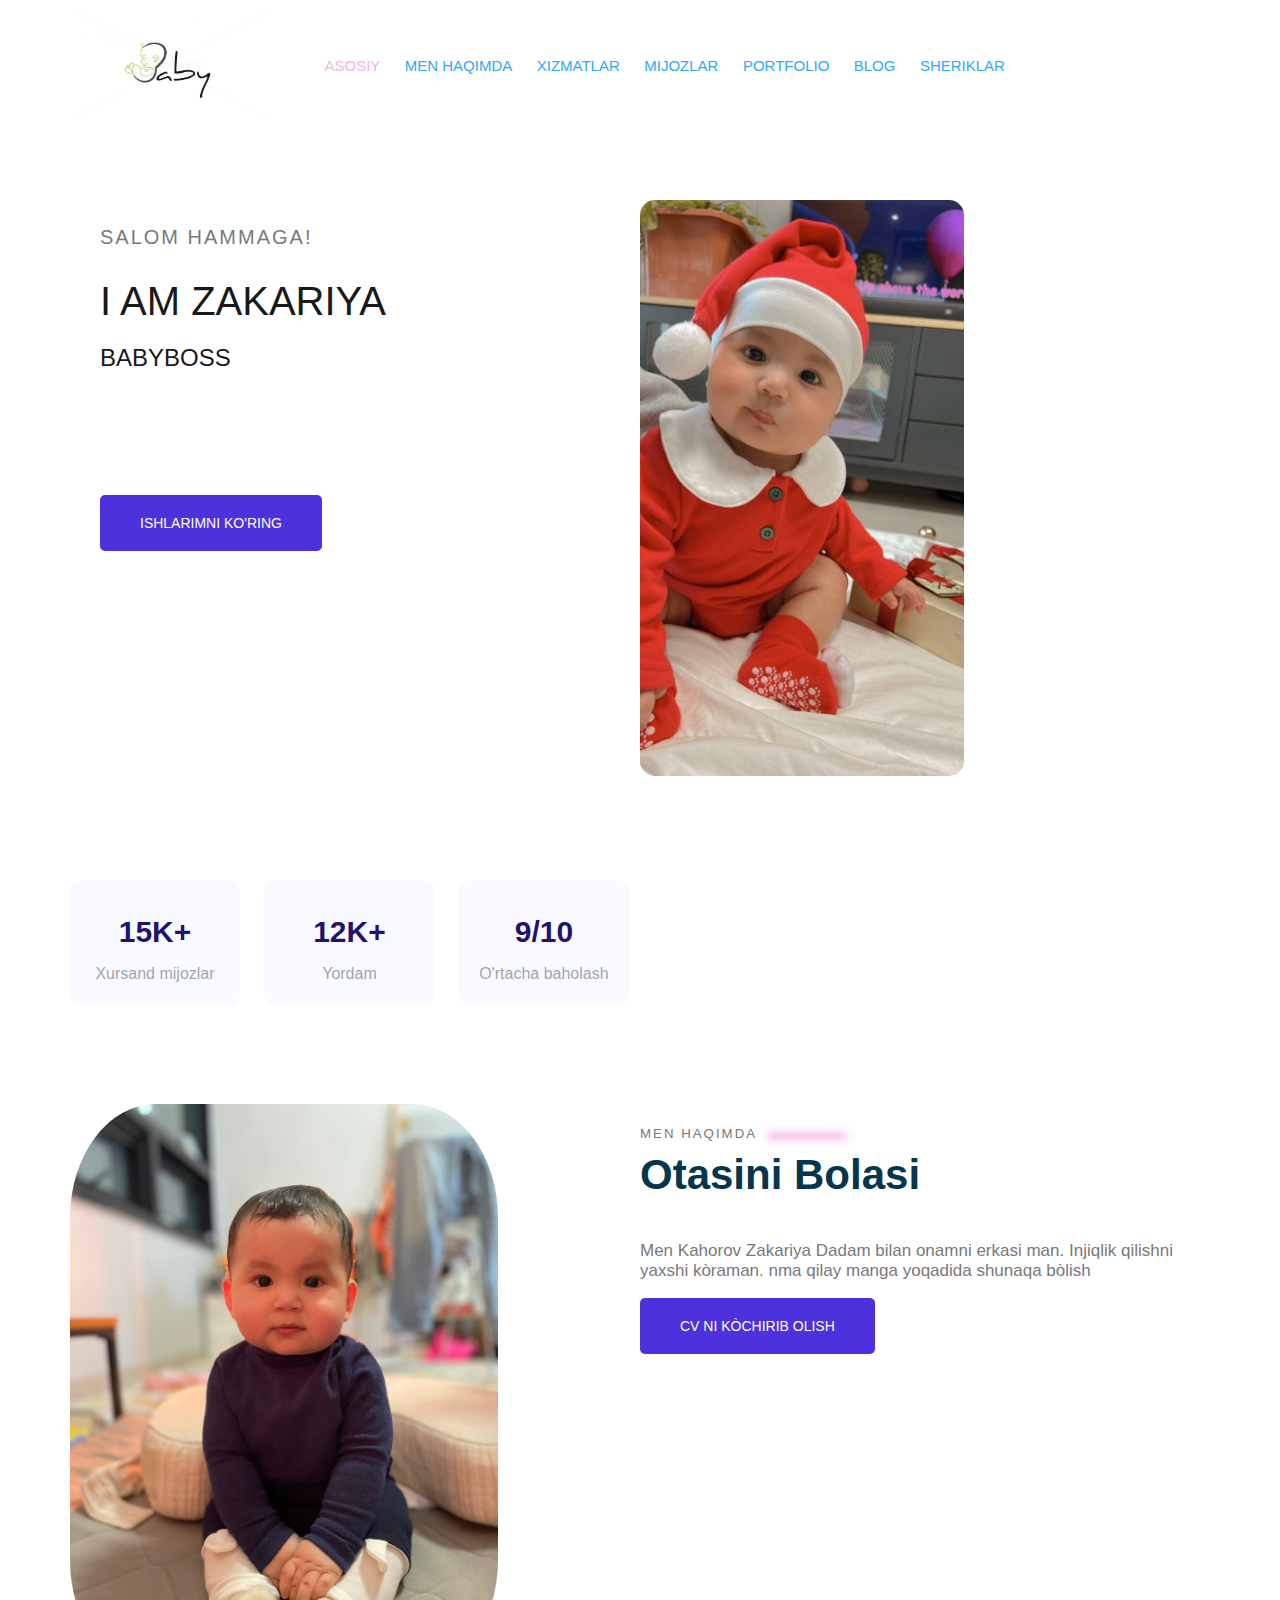
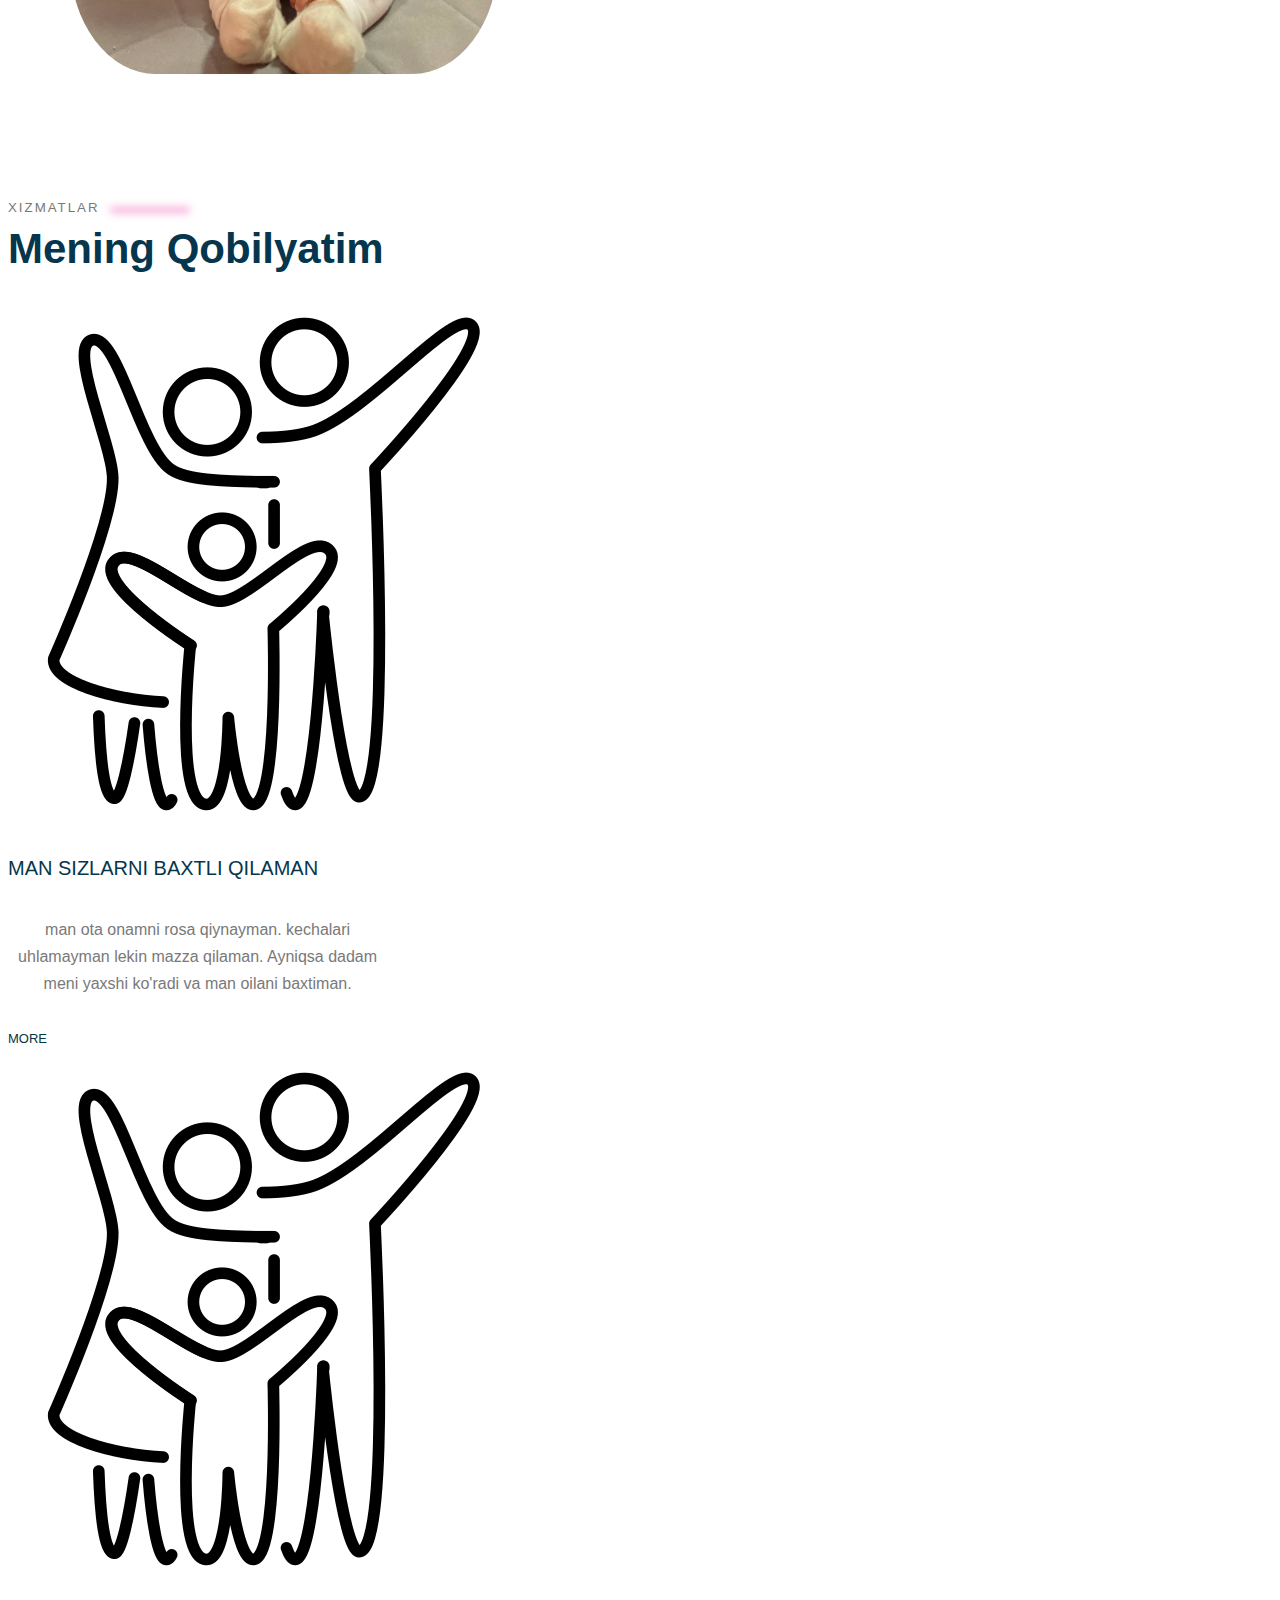
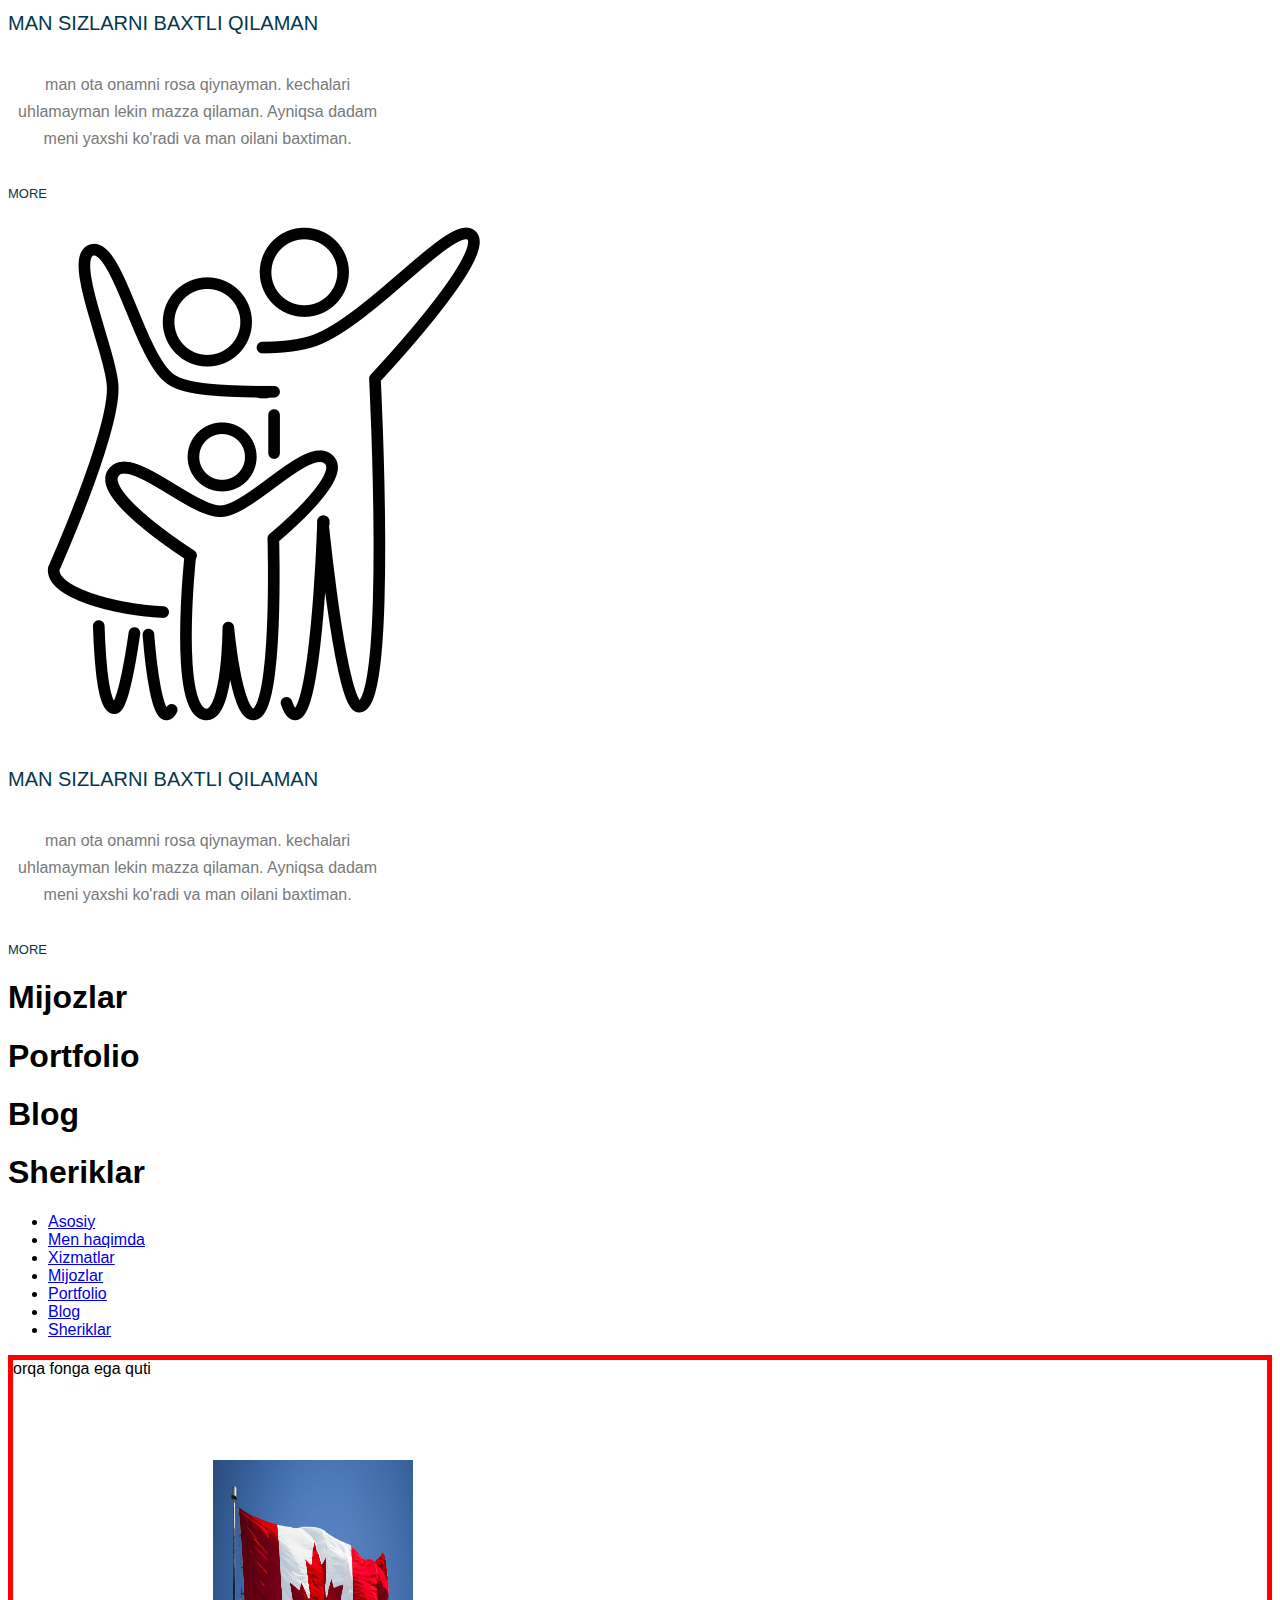
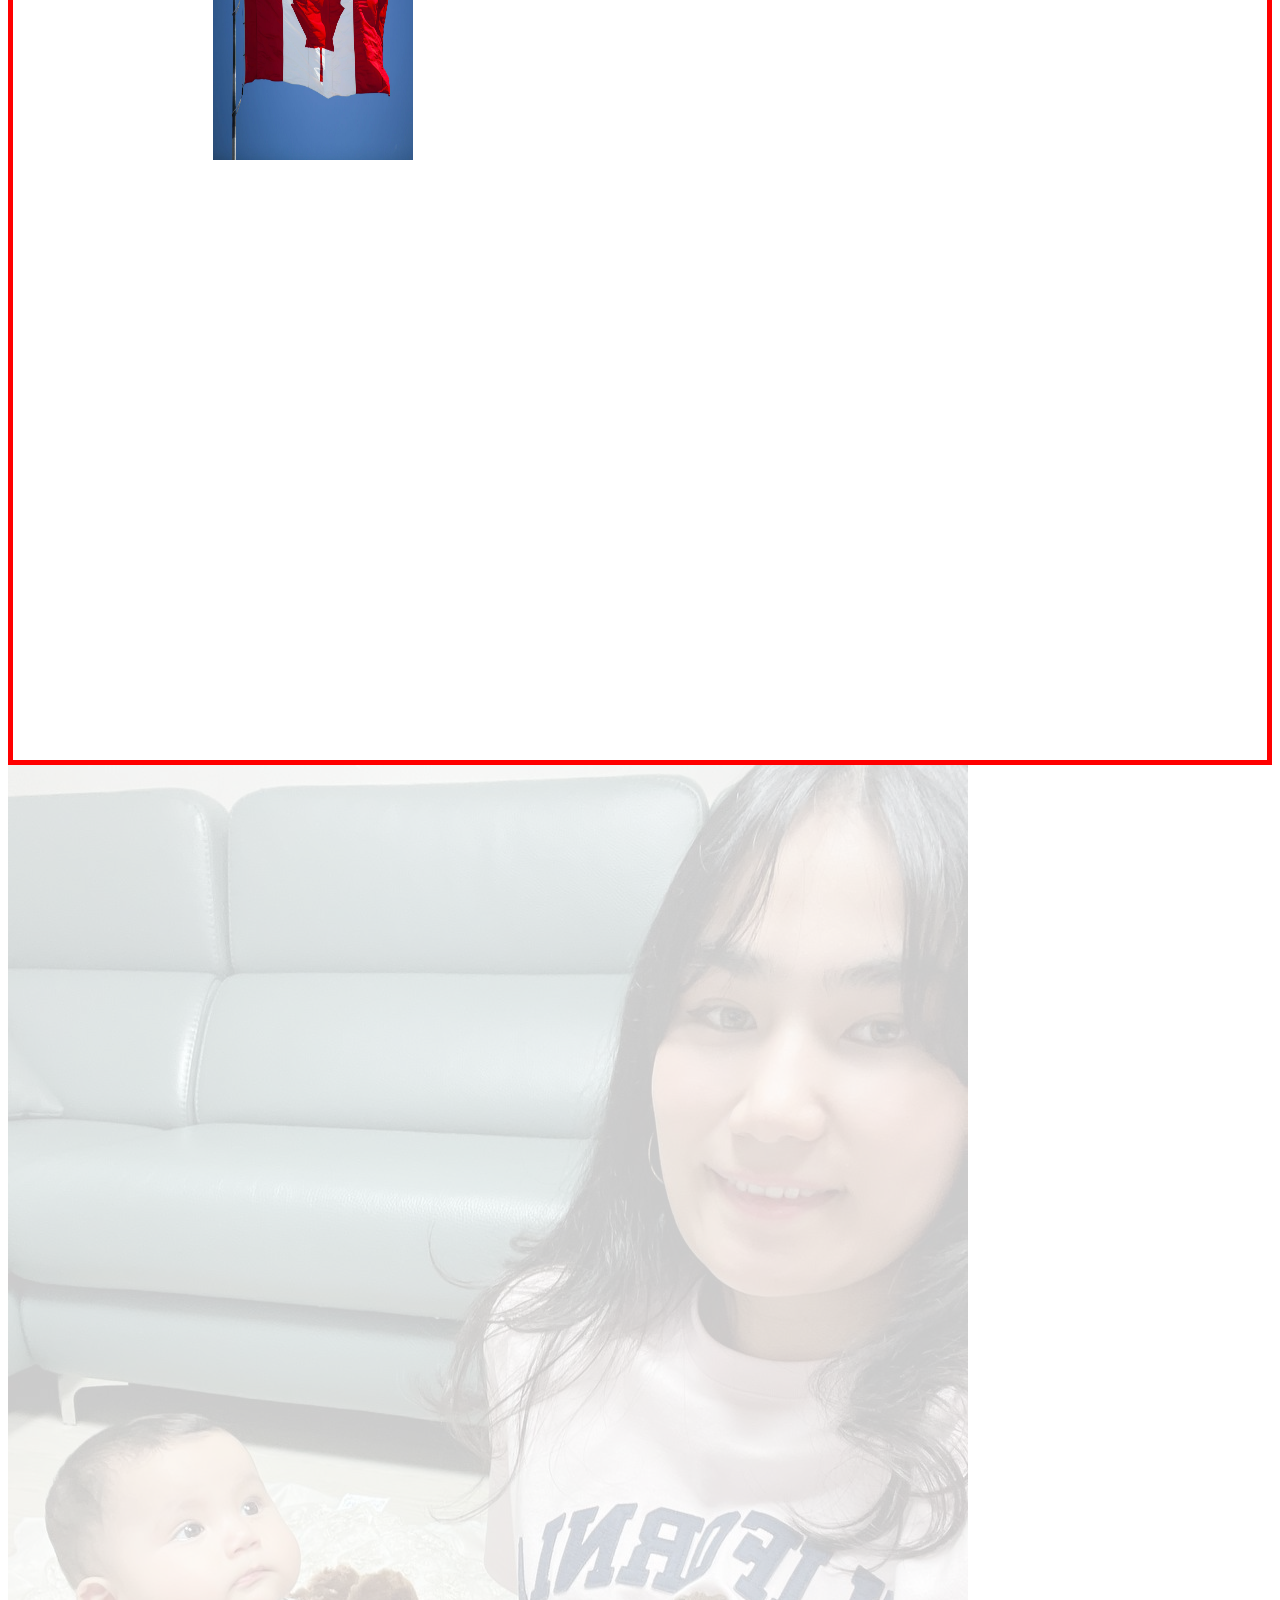
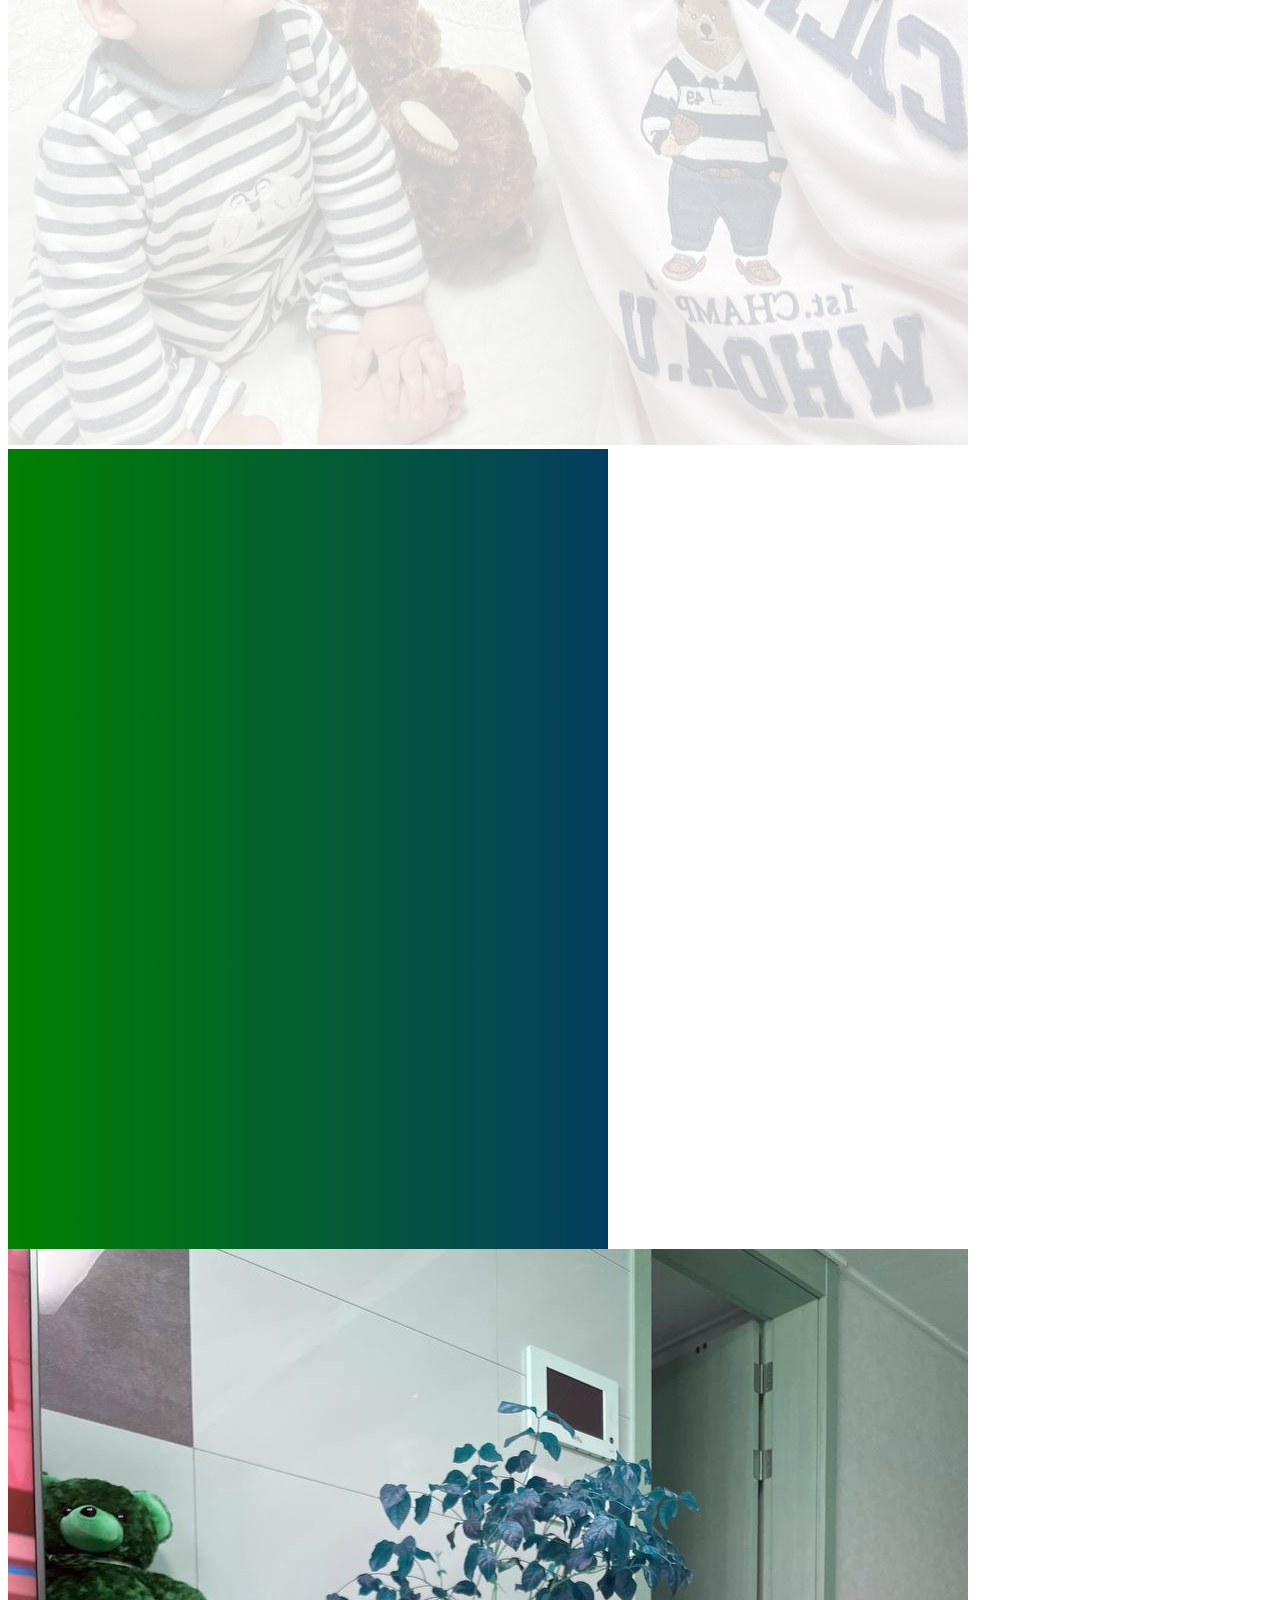
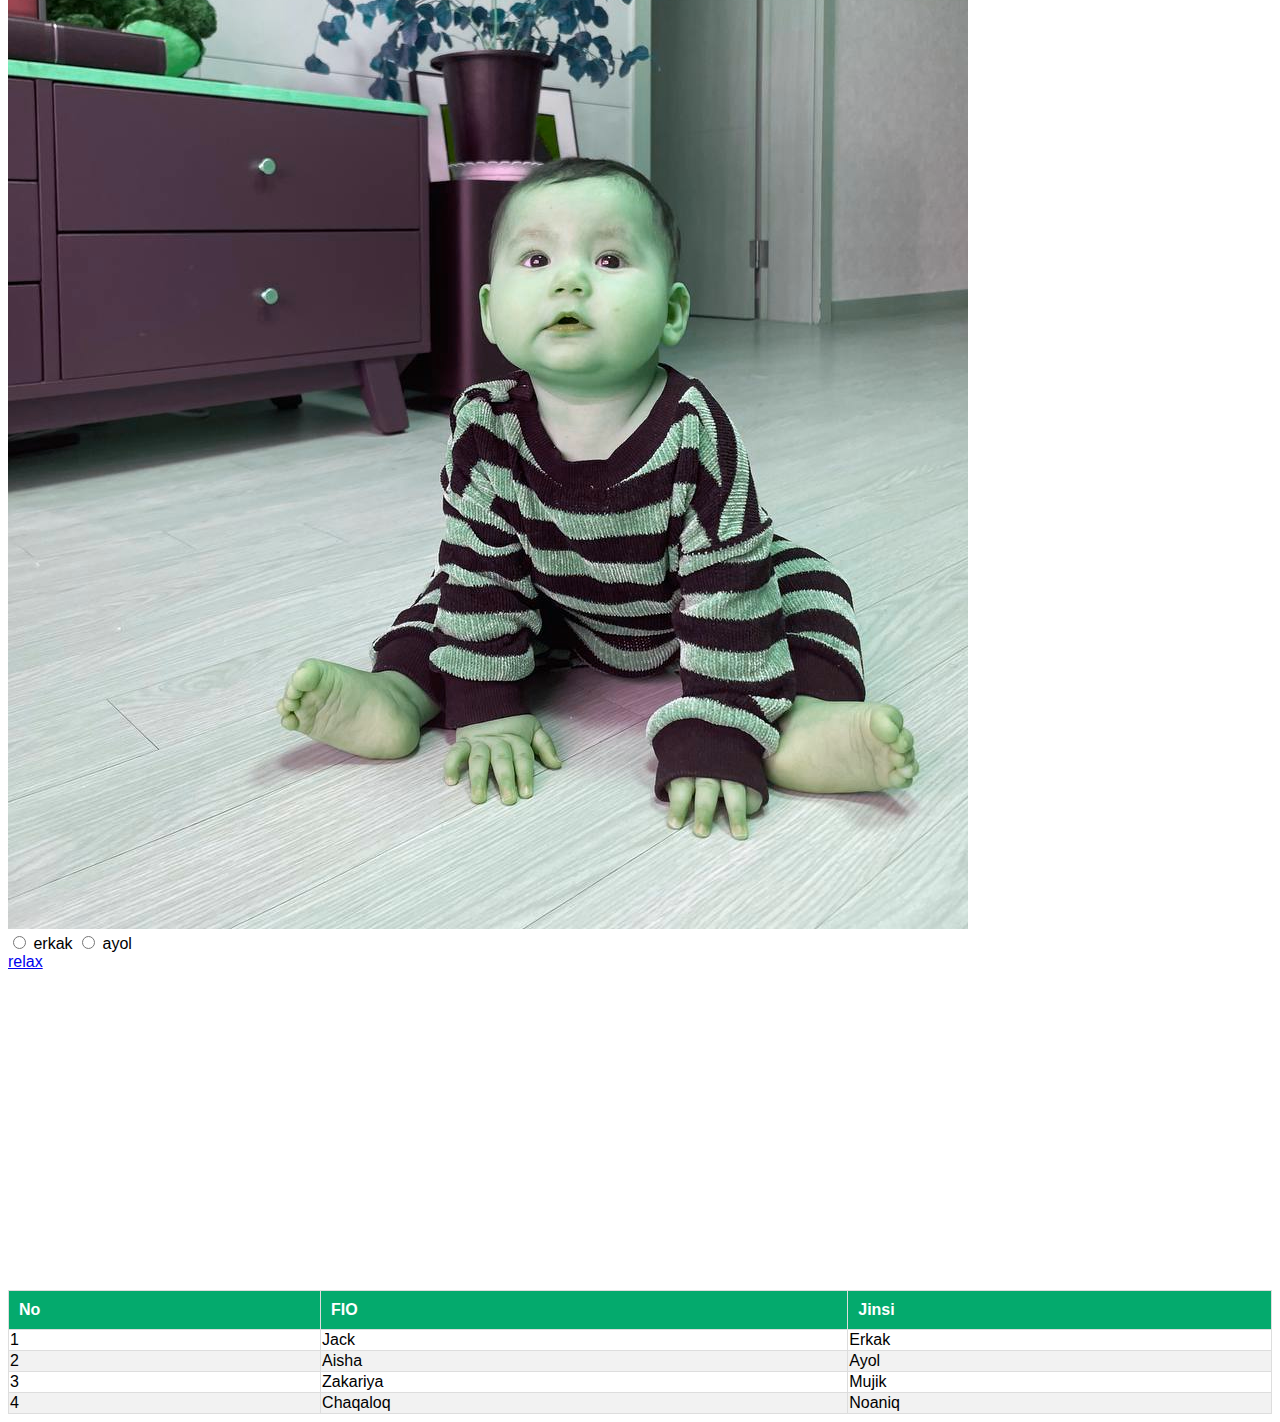
<file: loyiha2.html>
<!DOCTYPE html>
<html>
  <head>
    <title>portfolio 2</title>
    <link rel="icon" type="image/x-icon" href="photo/logo.jpg" />
    <link rel="stylesheet" href="./css/alpha.css" />
    <link
      rel="stylesheet"
      href="https://cdnjs.cloudflare.com/ajax/libs/font-awesome/6.5.1/css/all.min.css"
      integrity="sha512-DTOQO9RWCH3ppGqcWaEA1BIZOC6xxalwEsw9c2QQeAIftl+Vegovlnee1c9QX4TctnWMn13TZye+giMm8e2LwA=="
      crossorigin="anonymous"
      referrerpolicy="no-referrer"
    />
  </head>
  <body>
    <!-- header section -->
    <div class="contanier">
      <header class="main-header">
        <div class="main-header__logo">
          <a href="loyiha2.html">
            <img src="./photo/logo.jpg" alt="logo" />
          </a>
        </div>
        <nav class="main-navigation">
          <ul class="main-navigation__items">
            <li class="main-navigation__item active">
              <a href="#"> Asosiy</a>
            </li>
            <li class="main-navigation__item">
              <a href="#">Men haqimda</a>
            </li>
            <li class="main-navigation__item">
              <a href="#">Xizmatlar</a>
            </li>
            <li class="main-navigation__item">
              <a href="#">Mijozlar</a>
            </li>
            <li class="main-navigation__item">
              <a href="#">Portfolio</a>
            </li>
            <li class="main-navigation__item">
              <a href="#">Blog</a>
            </li>
            <li class="main-navigation__item">
              <a href="#">Sheriklar</a>
            </li>
          </ul>
        </nav>
      </header>
    </div>

    <!--\header section-->

    <!-- Main section -->
    <div class="contanier">
      <section id="main-section" class="main-section">
        <div class="main-section__info">
          <h4 class="main-section__welcome to-uppercase">Salom hammaga!</h4>
          <h1 class="main-section__introduce to-uppercase">I am Zakariya</h1>
          <h3 class="main-section__position to-uppercase">BabyBoss</h3>
          <div class="main-section__social-networks">
            <a href="https://t.me/JQ_1991">
              <i class="fab fa-telegram"></i>
            </a>
            <a href="https://www.facebook.com/jasurbek.kaxxarov">
              <i class="fa-brands fa-facebook"></i>
            </a>
            <a href="https://www.threads.net/@kahorov_jasurbek">
              <i class="fab fa-instagram"></i>
            </a>
            <a href="https://www.youtube.com/channel/UCuQFXaQaHXi2Rgum-yK1d_w">
              <i class="fab fa-youtube"></i>
            </a>
          </div>
          <button
            type="button"
            class="main-section__button button to-uppercase"
          >
            ishlarimni ko'ring
          </button>
        </div>
        <div class="main-section__image">
          <img src="./photo/photo.jpg" alt="my image" />
        </div>
      </section>
      <div class="clearfix"></div>
    </div>

    <!--\Main section -->

    <!-- Statistics section -->
    <div class="contanier">
      <section id=" statistics" class="statistics">
        <div class="statistic-item">
          <h3 class="statistic-number">15K+</h3>
          <p class="statistic-title">Xursand mijozlar</p>
        </div>
        <div class="statistic-item">
          <h3 class="statistic-number">12K+</h3>
          <p class="statistic-title">Yordam</p>
        </div>
        <div class="statistic-item">
          <h3 class="statistic-number">9/10</h3>
          <p class="statistic-title">O'rtacha baholash</p>
        </div>
      </section>
    </div>
    <!--\Statistic section-->

    <!-- About me section -->
    <div class="contanier">
      <section id="about-me" class="about-me">
        <div class="about-me__image">
          <img src="./photo/about-me.jpg" alt="bu yerda rasm bor" />
        </div>
        <div class="about-me__info">
          <h5 class="section-subtitle">
            men haqimda <span class="blur-line"> </span>
          </h5>
          <h3 class="section-title">otasini bolasi</h3>
          <p class="section-description">
            Men Kahorov Zakariya Dadam bilan onamni erkasi man. Injiqlik
            qilishni yaxshi kòraman. nma qilay manga yoqadida shunaqa bòlish
          </p>
          <button type="button" class="to-uppercase button about-me__button">
            CV ni kòchirib olish
          </button>
        </div>
      </section>
      <div class="clearfix"></div>
    </div>

    <!-- \About me section -->

    <!-- services Section -->
    <section id="services" class="services">
      <h5 class="section-subtitle">
        Xizmatlar <span class="blur-line"> </span>
      </h5>
      <h2 class="section-title">mening qobilyatim</h2>
      <div class="services-cards">
        <div class="services-card">
          <img
            class="service-icon __image"
            src="icon/parents.png"
            alt="service 1icon bor"
          />
          <h5 class="service-card__title">man sizlarni baxtli qilaman</h5>
          <p class="service-card__description">
            man ota onamni rosa qiynayman. kechalari uhlamayman lekin mazza
            qilaman. Ayniqsa dadam meni yaxshi ko'radi va man oilani baxtiman.
          </p>
          <p class="link"><a href="#" class="service-card__link"> More</a></p>
        </div>
        <div class="services-card">
          <img
            class="service-icon __image"
            src="icon/parents.png"
            alt="service 1icon bor"
          />
          <h5 class="service-card__title">man sizlarni baxtli qilaman</h5>
          <p class="service-card__description">
            man ota onamni rosa qiynayman. kechalari uhlamayman lekin mazza
            qilaman. Ayniqsa dadam meni yaxshi ko'radi va man oilani baxtiman.
          </p>
          <p class="link"><a href="#" class="service-card__link"> More</a></p>
        </div>
        <div class="services-card">
          <img
            class="service-icon __image"
            src="icon/parents.png"
            alt="service 1icon bor"
          />
          <h5 class="service-card__title">man sizlarni baxtli qilaman</h5>
          <p class="service-card__description">
            man ota onamni rosa qiynayman. kechalari uhlamayman lekin mazza
            qilaman. Ayniqsa dadam meni yaxshi ko'radi va man oilani baxtiman.
          </p>
          <p class="link"><a href="#" class="service-card__link"> More</a></p>
        </div>
      </div>
    </section>
    <!-- \services Section -->

    <!--Clients Section -->
    <section id="clients">
      <h1>Mijozlar</h1>
    </section>
    <!-- \Clients section -->

    <!-- Portfolio Section -->
    <section id="section">
      <h1>Portfolio</h1>
    </section>
    <!-- \Portfolio Section -->

    <!-- Blog Section -->
    <section id="blog">
      <h1>Blog</h1>
    </section>
    <!-- \Blog Section -->

    <!-- Partners Section -->
    <section id="Partners">
      <h1>Sheriklar</h1>
    </section>
    <!-- \Partners Section -->
    <!-- Footer Section -->
    <footer>
      <ul>
        <li>
          <a href="#"> Asosiy</a>
        </li>
        <li>
          <a href="#">Men haqimda</a>
        </li>
        <li>
          <a href="#">Xizmatlar</a>
        </li>
        <li>
          <a href="#">Mijozlar</a>
        </li>
        <li>
          <a href="#">Portfolio</a>
        </li>
        <li>
          <a href="#">Blog</a>
        </li>
        <li>
          <a href="#">Sheriklar</a>
        </li>
      </ul>
    </footer>
    <!-- \Footer Section -->
    <div class="fon">orqa fonga ega quti</div>

    <img src="photo/icon2.jpg" alt="icon" class="opacity" />
    <div class="gradient1"></div>
    <img src="photo/icon3.jpg" alt=" rasm" class="blur" /><br />
    <div>
      <input type="radio" name="gender" value="male" id="male" />
      <label for="male"> erkak</label>
      <input type="radio" name="gender" value="female" id="female" />
      <label for="female"> ayol</label>
    </div>
    <a
      href="https://www.youtube.com/embed/gZZRFf2v5wQ?si=a5Sew2PUyYhbr9ce"
      target="_blank"
    >
      relax</a
    >
    <br />

    <iframe
      class="video"
      width="560"
      height="315"
      src="https://www.youtube.com/embed/gZZRFf2v5wQ?si=a5Sew2PUyYhbr9ce"
      title="YouTube video player"
      frameborder="0"
      allow="accelerometer; autoplay; clipboard-write; encrypted-media; gyroscope; picture-in-picture; web-share"
      referrerpolicy="strict-origin-when-cross-origin"
      allowfullscreen
    >
      music</iframe
    >
    <table class="oila">
      <thead>
        <tr>
          <th>no</th>
          <th>FIO</th>
          <th>jinsi</th>
        </tr>
      </thead>
      <tbody>
        <tr>
          <td>1</td>
          <td>jack</td>
          <td>erkak</td>
        </tr>

        <tr>
          <td>2</td>
          <td>aisha</td>
          <td>ayol</td>
        </tr>
        <tr>
          <td>3</td>
          <td>zakariya</td>
          <td>mujik</td>
        </tr>
        <tr>
          <td>4</td>
          <td>chaqaloq</td>
          <td>noaniq</td>
        </tr>
      </tbody>
    </table>
  </body>
</html>
</file>
<file: css/alpha.css>
/*Core styles*/
body {
  font-family: sans-serif;
}
.contanier {
  width: 1140px;
  margin: 0 auto;
}
.to-uppercase {
  text-transform: uppercase;
}
.clearfix {
  clear: both;
}
.button {
  border: none;
  background-color: rgba(36, 5, 213, 0.821);
  color: white;
  font-size: 14px;
  font-weight: 500;
  padding: 20px 40px;
  border-radius: 5px;
  cursor: pointer;
}
.blur-line {
  display: inline-block;
  margin-left: 5px;
  width: 80px;
  height: 4px;
  background-color: rgba(237, 35, 159, 0.6);
  filter: blur(4px);
  border-radius: 4px;
}
.section-description {
  font-size: 17px;
  font-weight: 300;
  color: #797979;
  line-height: 20px;
}
.section-title {
  margin-top: 5px;
  font-size: 42px;
  font-weight: 700;
  text-transform: capitalize;
  color: #05364d;
}
.section-subtitle {
  letter-spacing: 2px;
  font-weight: 500;
  margin-bottom: 10px;
  color: #797979;
  text-transform: uppercase;
}

/* Main header styles */
.main-header__logo {
  display: inline-block;
  vertical-align: middle;
}
.main-header__logo img {
  width: 200px;
}
.main-navigation {
  display: inline-block;
  vertical-align: middle;
}
.main-navigation__item {
  display: inline-block;
  padding: 10px;
}

.main-navigation__item a {
  color: #2fa8fc;
  text-decoration: none;
  text-transform: uppercase;
  font-size: 15px;
  font-weight: 500;
}
.main-navigation__item a:hover {
  color: #efb6df;
}

.main-navigation__item.active a {
  color: #efb6df;
}
/* Main section*/

.main-section {
  padding: 75px 30px;
}
.main-section > div {
  float: left;
  width: 50%;
}
.main-section__image img {
  text-align: right;
  width: 60%;
  border-radius: 15px;
}
.main-section__welcome {
  font-size: 20px;
  font-weight: 200;
  margin-bottom: 20px;
  letter-spacing: 2px;
  color: #797979;
}
.main-section__introduce {
  margin-top: 30px;
  font-size: 40px;
  font-weight: 500;
  margin-bottom: 20px;
  color: #191919;
}
.main-section__position {
  margin-top: 20px;
  font-size: 24px;
  font-weight: 300;
  color: #191919;
}
.main-section__social-networks a {
  color: #8fa1aa;
  font-size: 20px;
  display: inline-block;
  margin-right: 20px;
  cursor: pointer;
}
.main-section__social-networks a:hover {
  color: rgba(36, 5, 213, 0.821);
}
.main-section__social-networks i {
  width: 20px;
  font-size: 30px;
  margin-left: 3px;
}

.main-section__button {
  margin-top: 30px;
  border: none;
  background-color: rgba(36, 5, 213, 0.821);
  color: white;
  font-size: 14px;
  font-weight: 500;
  padding: 20px 40px;
  border-radius: 5px;
  cursor: pointer;
}

/*Statistics section*/
.statistics {
  padding-top: 100px;
}
.statistic-item {
  display: inline-block;
  background-color: #f8faff;
  text-align: center;
  padding: 5px 10px;
  margin-right: 20px;
  width: 150px;
  border-radius: 10px;
}
.statistic-number {
  font-size: 30px;
  margin-bottom: 5px;
  color: rgba(18, 3, 102, 0.945);
}
.statistic-title {
  font-size: 16px;
  color: #7c8286b9;
  font-weight: 200;
}

/*About me section*/
.about-me {
  padding: 100px 0;
}
.about-me > div {
  width: 50%;
  float: left;
}
.about-me__image img {
  width: 75%;
  text-align: center;
  border-radius: 20%;
}

.main-section__button {
  margin-top: 65px;
}
/* services*/
.services {
  padding-top: 100px;
}
.service-card {
  display: inline-block;
  width: 30%;
  padding: 60px 30px;
  box-sizing: border-box;

  background-color: #f8faff;
  margin-right: 3%;
  text-align: center;
}
.service-card__title {
  color: #05364d;
  font-size: 20px;
  font-weight: 500;
  margin-bottom: 20px;
  text-transform: uppercase;
}

.service-card__description {
  font: size 14px;
  line-height: 27px;
  font-weight: 300;
  color: #797979;
  display: inline-block;
  width: 30%;
  text-align: center;
}

.service-card__link {
  font-size: 13px;
  font-weight: 500;
  text-transform: uppercase;
  color: #053640;
  text-decoration: none;
  display: inline-block;
}

.service-card:hover {
  background-color: #5f30ff;
}

.fon {
  height: 1000px;
  background-image: url("../photo/canada.jpg");
  background-repeat: no-repeat;
  background-size: 200px 300px;
  background-position: 200px 100px;
  color: black;
  border: 5px solid red;
}
.opacity {
  opacity: 0.2;
}
.opacity {
  background-size: 200px 300px;
}
.opacity:hover {
  opacity: 1;
}
.gradient1 {
  width: 600px;
  height: 800px;
  background-image: linear-gradient(to right, green, rgb(5, 61, 98));
}
.blur {
  filter: hue-rotate(100deg);
}
a:hover ~ .class {
}
table td,
th {
  border: solid 1px #ddd;
  text-align: left;
  text-transform: capitalize;
}
table {
  border-collapse: collapse;
  width: 100%;
}
th {
  background-color: #04aa6d;
  padding: 10px;
  color: white;
}

table tr:nth-child(even) {
  background-color: #f2f2f2;
}
.oila tr:hover {
  background-color: #ddd;
}
.oila tr:active {
  color: #04aa6d;
}
</file>
